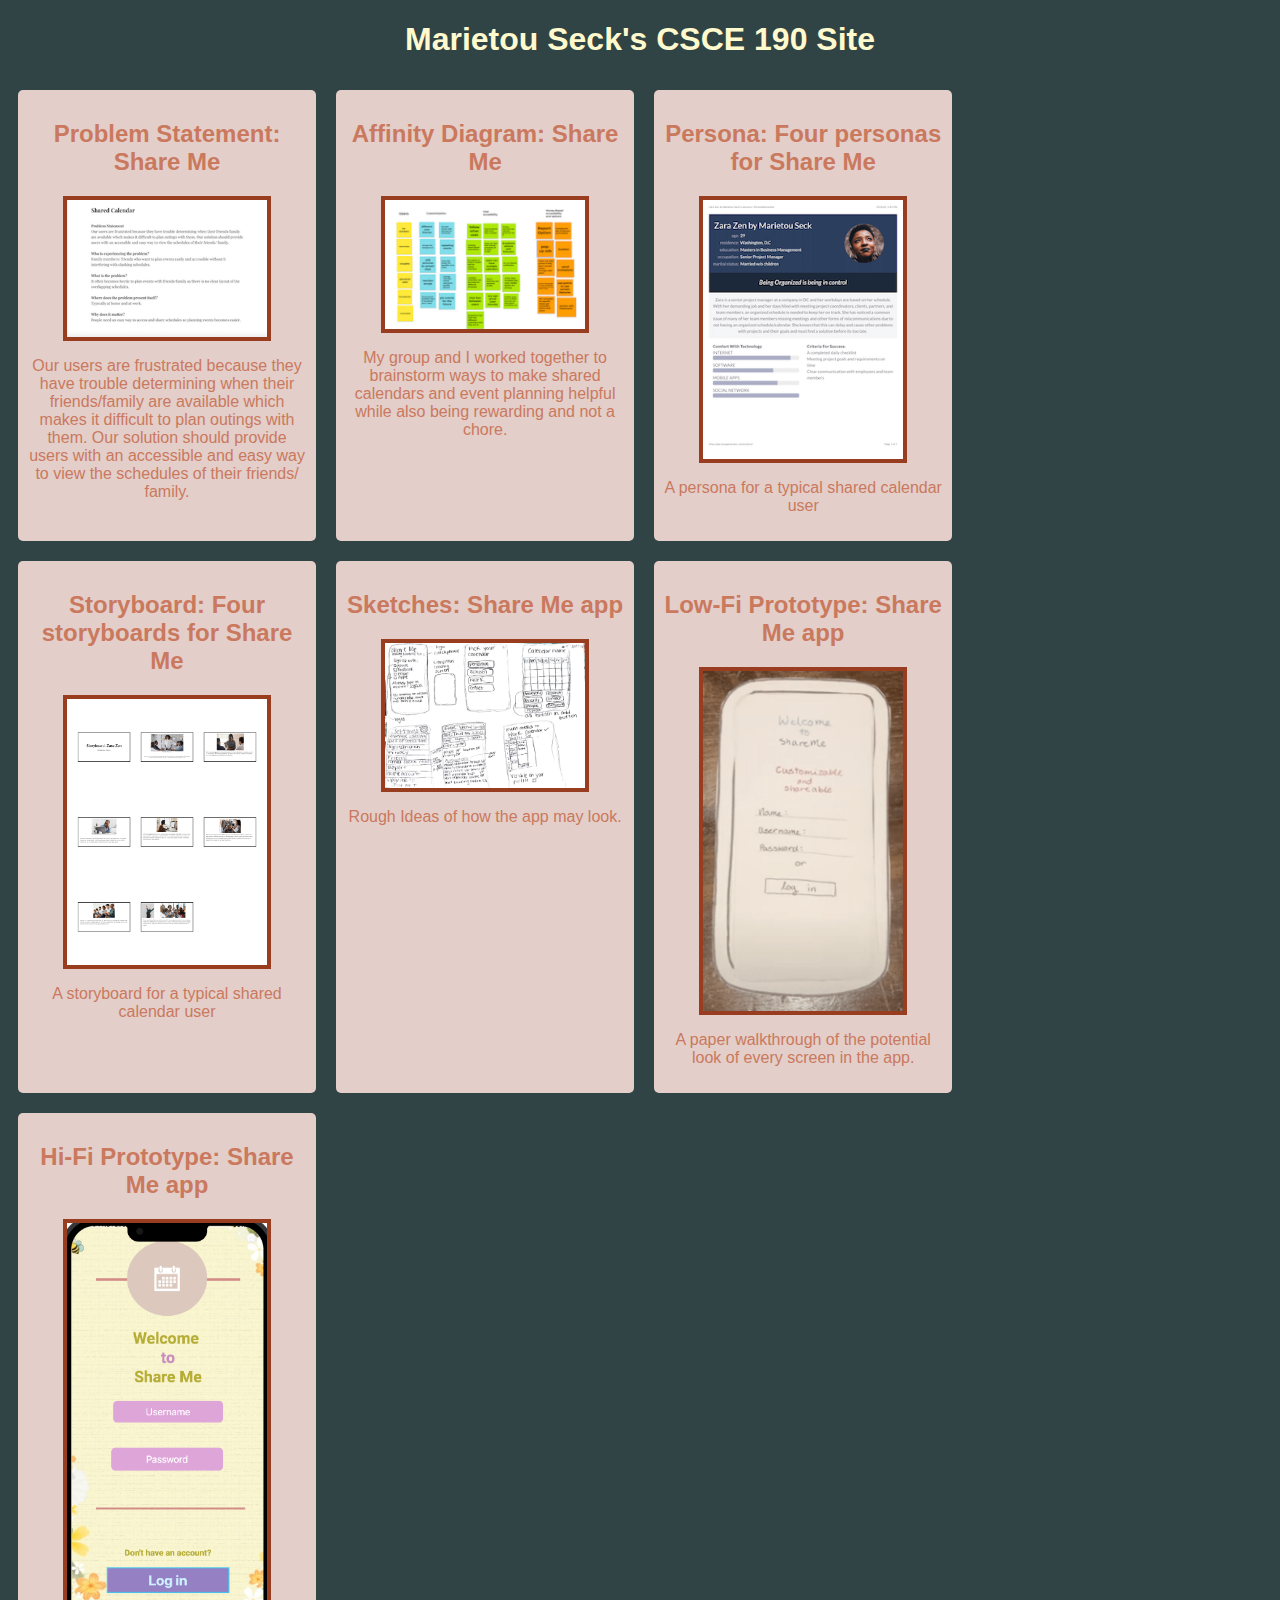
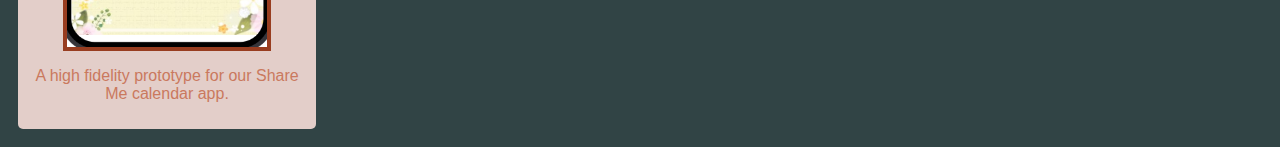
<file: index.html>
<!DOCTYPE html>
<html>
    <head>
        <title>CSCE 190: Marietou Seck</title>
        <link rel= "stylesheet" href = "styles.css">
    </head>
    <body>
        <h1>Marietou Seck's CSCE 190 Site</h1>

        <div class="assignments"> 

            <!--Problem Statement Assignment-->
            <section class="assignment">
                <a href="files/problem-statement.pdf">
                    <h2>Problem Statement: Share Me</h2>
                </a>

                <a href="files/problem-statement.pdf">
                    <img src="images/problem_statement.png">
                </a>
                <p>
                    Our users are frustrated because they have trouble determining when 
                    their friends/family are available which makes it difficult to plan
                    outings with them. Our solution should provide users with an accessible 
                    and easy way to view the schedules of their friends/ family.
                </p>  
            </section>

            <!-- Affinity Diagram Assignment --> 
            <section class="assignment">
                <a href="files/affinitydiagram.pdf">
                    <h2>Affinity Diagram: Share Me</h2>
                </a>

                <a href="files/affinitydiagram.pdf">
                    <img src="images/affinitydiagram.png">
                </a>

                <p>
                    My group and I worked together to brainstorm ways to make shared calendars and event planning
                    helpful while also being rewarding and not a chore.
                </p>
        </section>

        <!-- Persona Assignment --> 
        <section class="assignment">
            <a href="files/personas.pdf">
                <h2>Persona: Four personas for Share Me</h2>
            </a>

            <a href="files/personas.pdf">
                <img src="images/m_persona.png">
            </a>
             
            <p>
                A persona for a typical shared calendar user
            </p>
    </section>
        

            <!-- Storyboard Assignment --> 
            <section class="assignment">
                <a href="files/CSCE 190 Storyboard-combined.pdf"> 
                    <h2>Storyboard: Four storyboards for Share Me</h2>
                </a>

                <a href="files/CSCE 190 Storyboard-combined.pdf">
                    <img src="images/my_storyboard.png">
                </a>
         
                <p>
                    A storyboard for a typical shared calendar user
                </p>
        </section>
        

            <!-- Sketch Assignment --> 
            <section class="assignment">
                <a href="files/combinedsketches.pdf">
                    <h2>Sketches: Share Me app</h2>
                </a>

                <a href="files/combinedsketches.pdf">
                    <img src="images/sketch.png">
                </a>
               
                <p>
                    Rough Ideas of how the app may look.
                </p>  
        </section>
            


            <!-- Low-Fi Prototype Assignment --> 
            <section class="assignment">
                <a href="https://youtu.be/h8qAg4y_p64">
                    <h2>Low-Fi Prototype: Share Me app</h2>
                </a>

                <a href="https://youtu.be/h8qAg4y_p64">
                    <img src="images/paper prototype.png">
                </a>
               
                <p>
                    A paper walkthrough of the potential look of every screen in the app.
                </p> 
        </section>


                    <!-- High-Fi Prototype Assignment --> 
                    <section class="assignment">
                        <a href="files/hi-fi prototype/src/index.html">
                            <h2>Hi-Fi Prototype: Share Me app</h2>
                        </a>
        
                        <a href="files/hi-fi prototype/src/index.html">
                            <img src="images/hifi-prototype.png">
                        </a>
                       
                        <p>
                            A high fidelity prototype for our Share Me calendar app.
                        </p> 
                </section>
    </div>

    </body>
    </body>
</html>
</file>
<file: styles.css>
body {
    background: #314445;
    font-family: Arial, Helvetica, sans-serif;
    
}

.assignments{
    display: flex;
    flex-wrap:wrap;
}

.assignment{
    width: 22%;
    padding:10px;
    margin:10px;
    padding:20px 10;
    background:#E3CEC9;
    border-radius: 5px;
}

.assignment img{
    width:200px;
    margin: 10px;
    border: 4px solid #983D20;
    display:block;
    margin:auto;
}
.assignment img:hover{
    border: 4px dashed #CA795E;
}

h1{
    color: lemonchiffon;
    text-align: center;
} 

h1:hover{
    color:#E3CEC9;
} 

h2{
   text-align: center; 
}

a {
    text-decoration: none;
    color: #CA795E
}

a:hover{
    color: lemonchiffon;
}

p{
    color: #CA795E;
    text-align: center
}

p:hover{
    color: lemonchiffon
}
</file>
